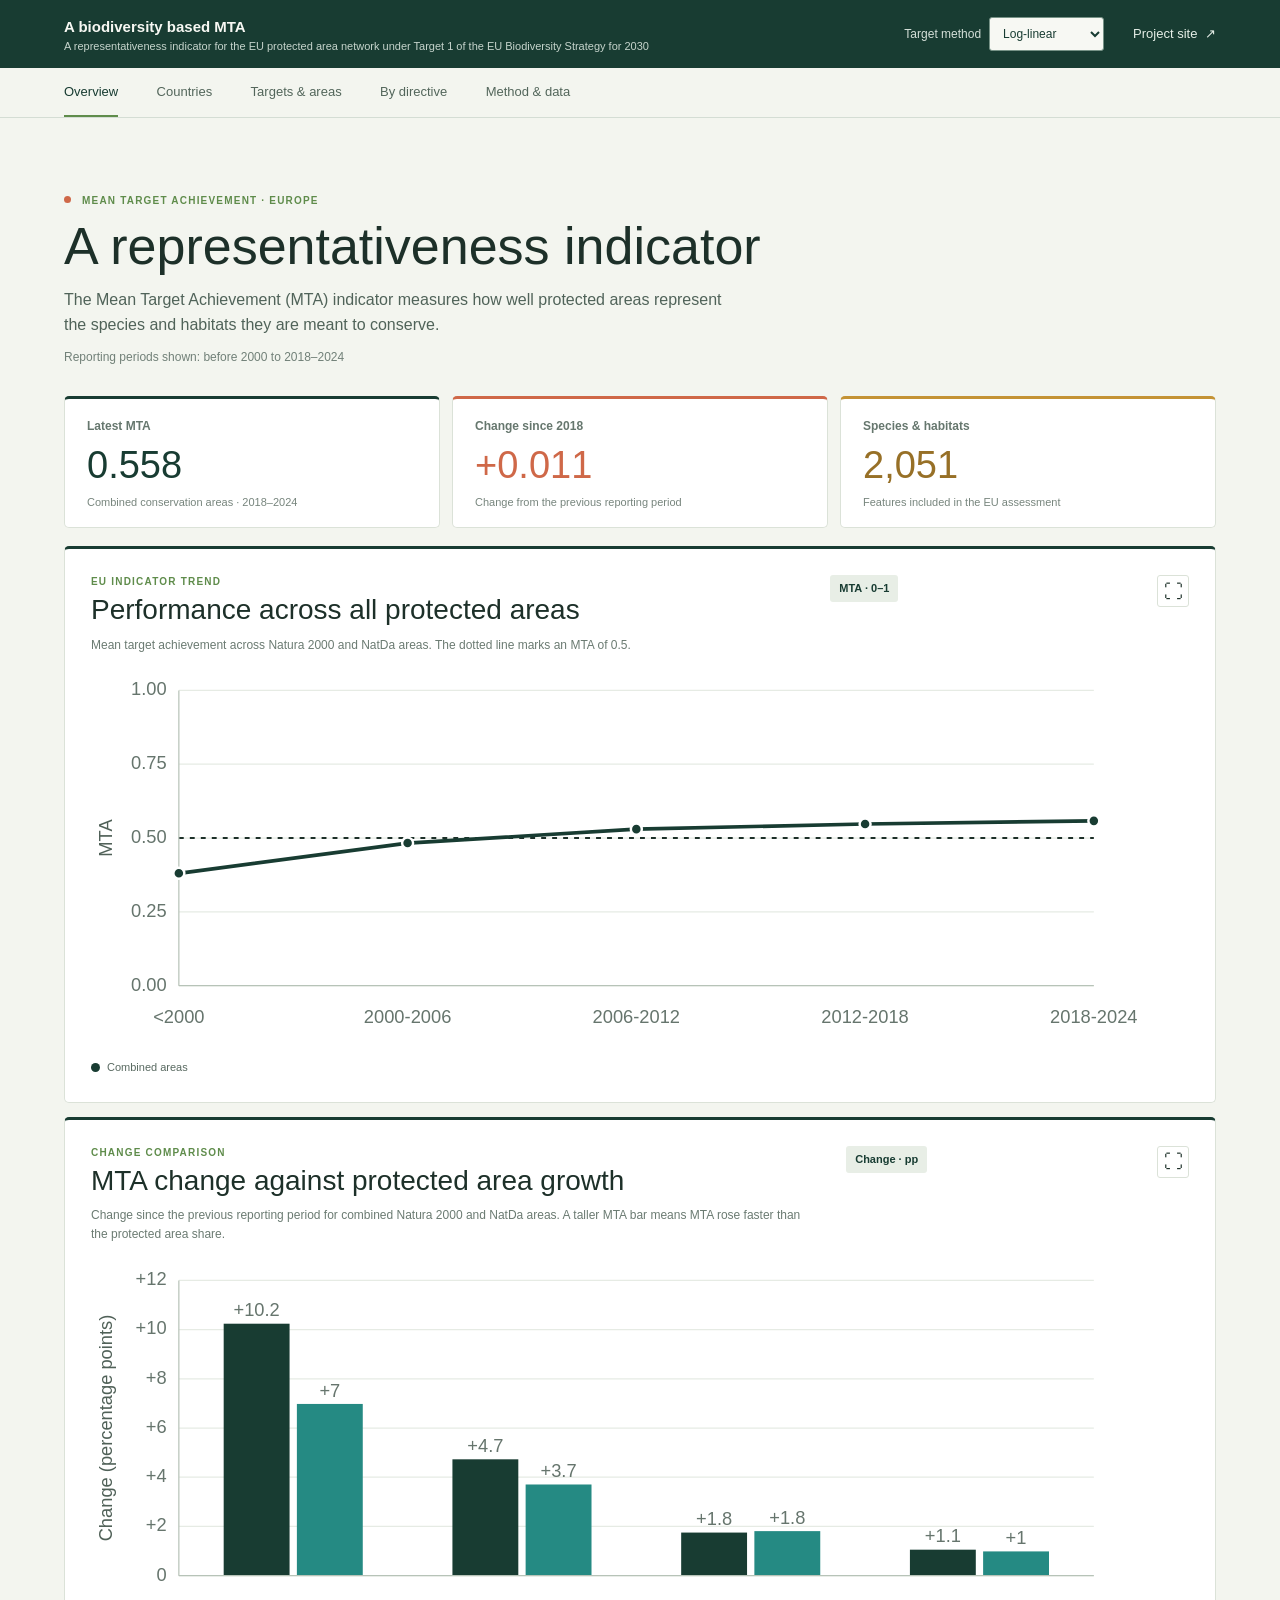
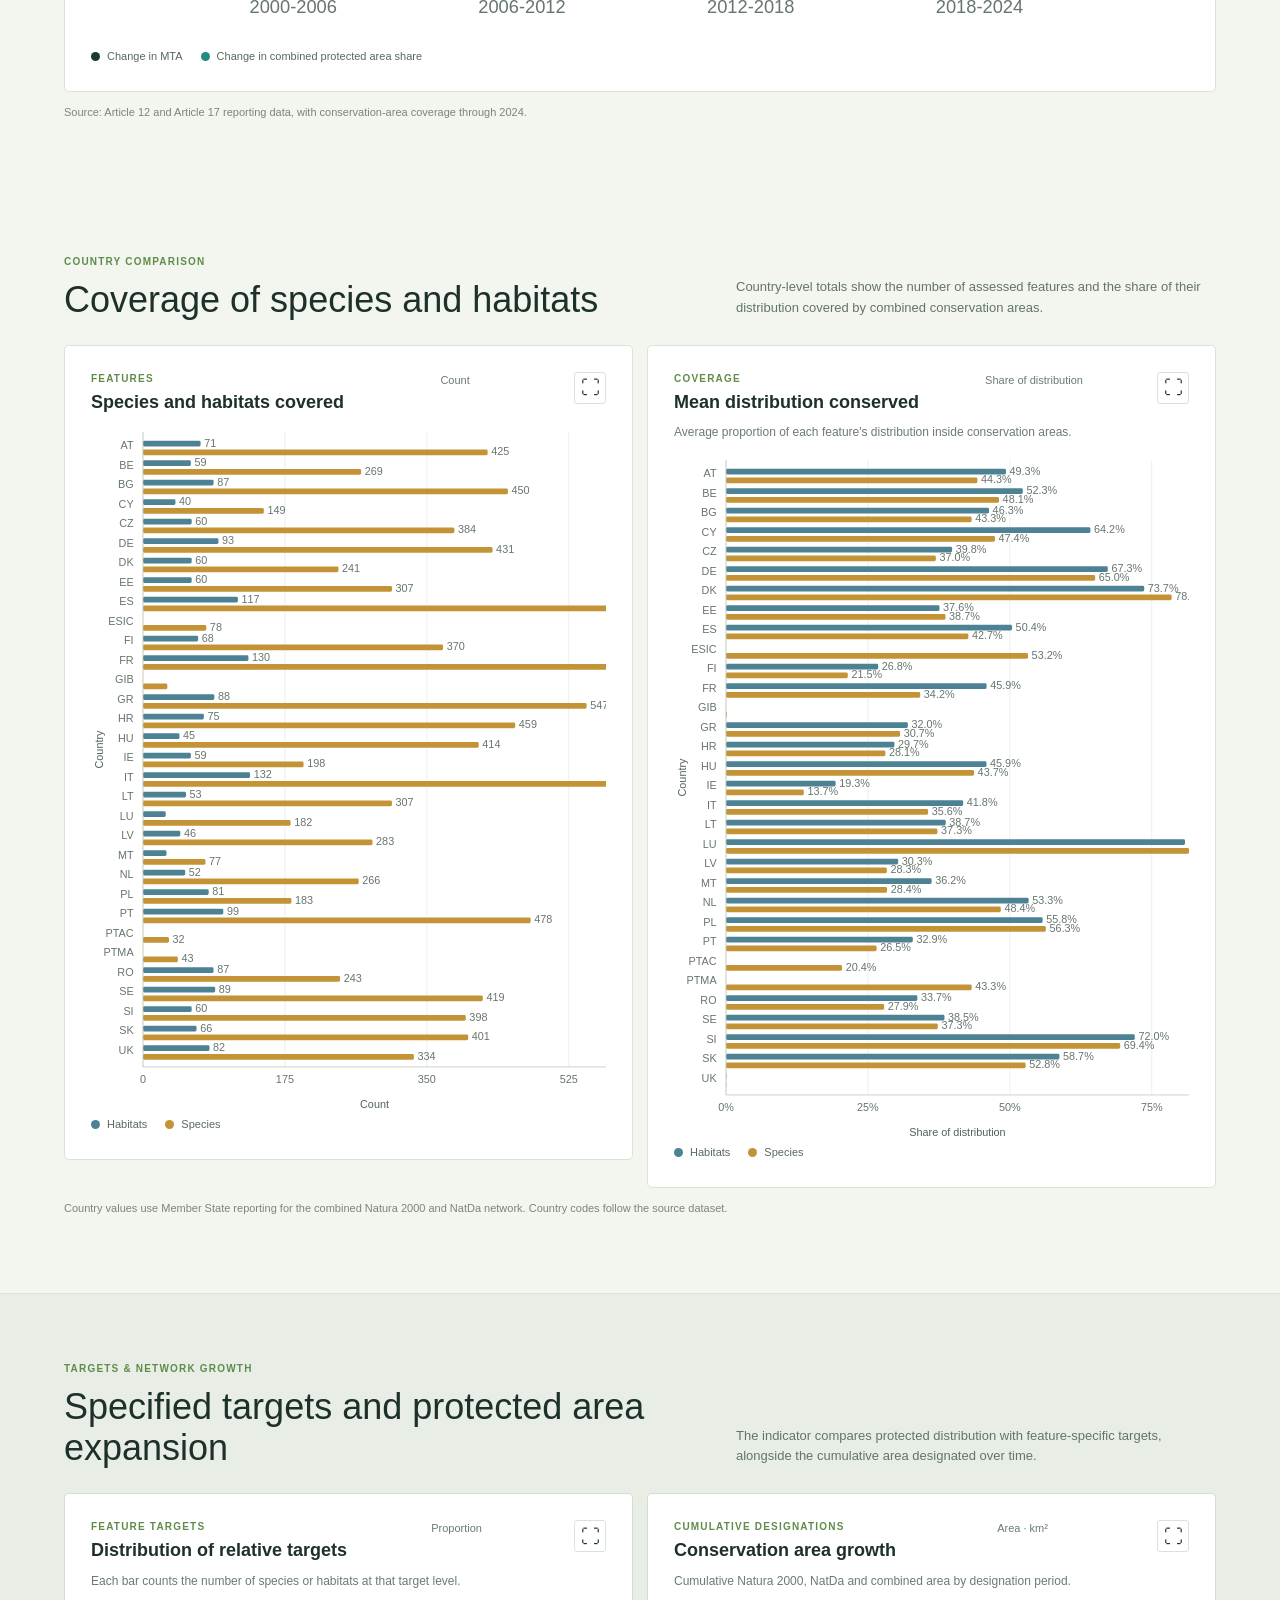
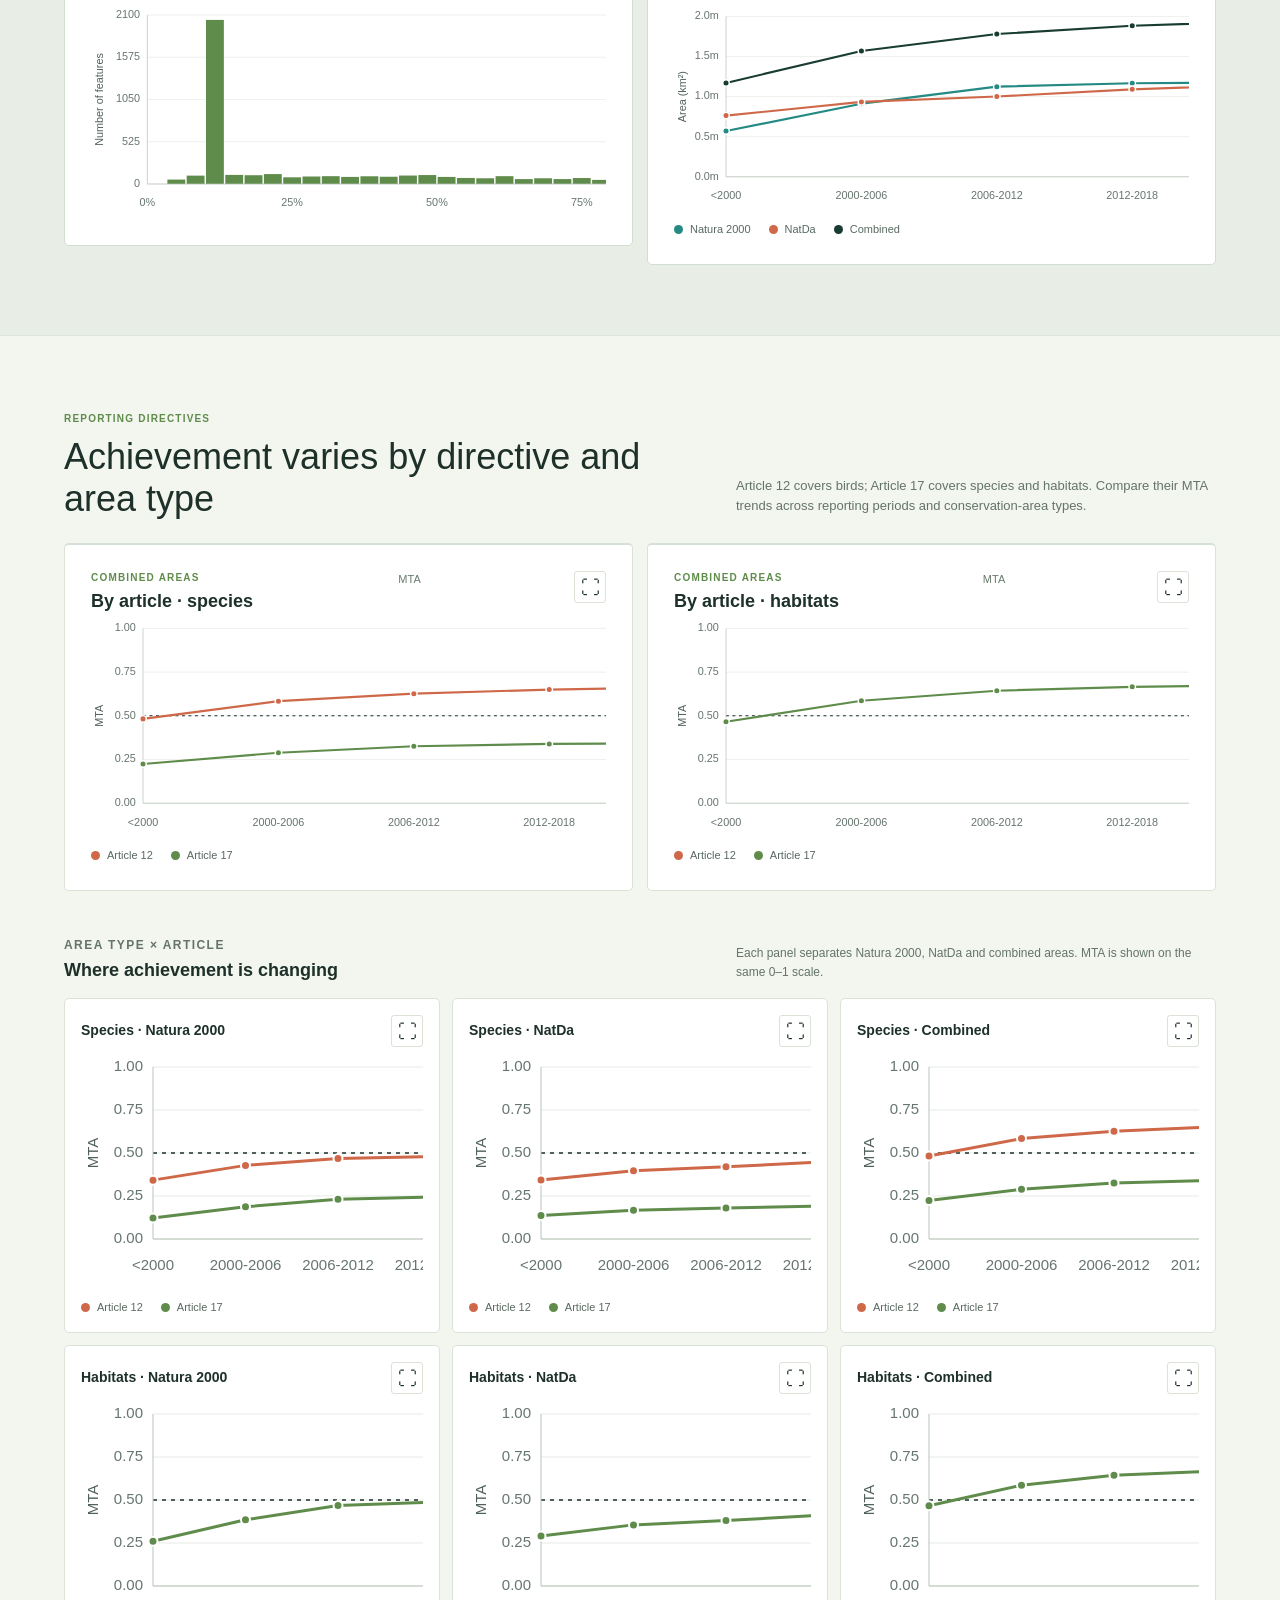
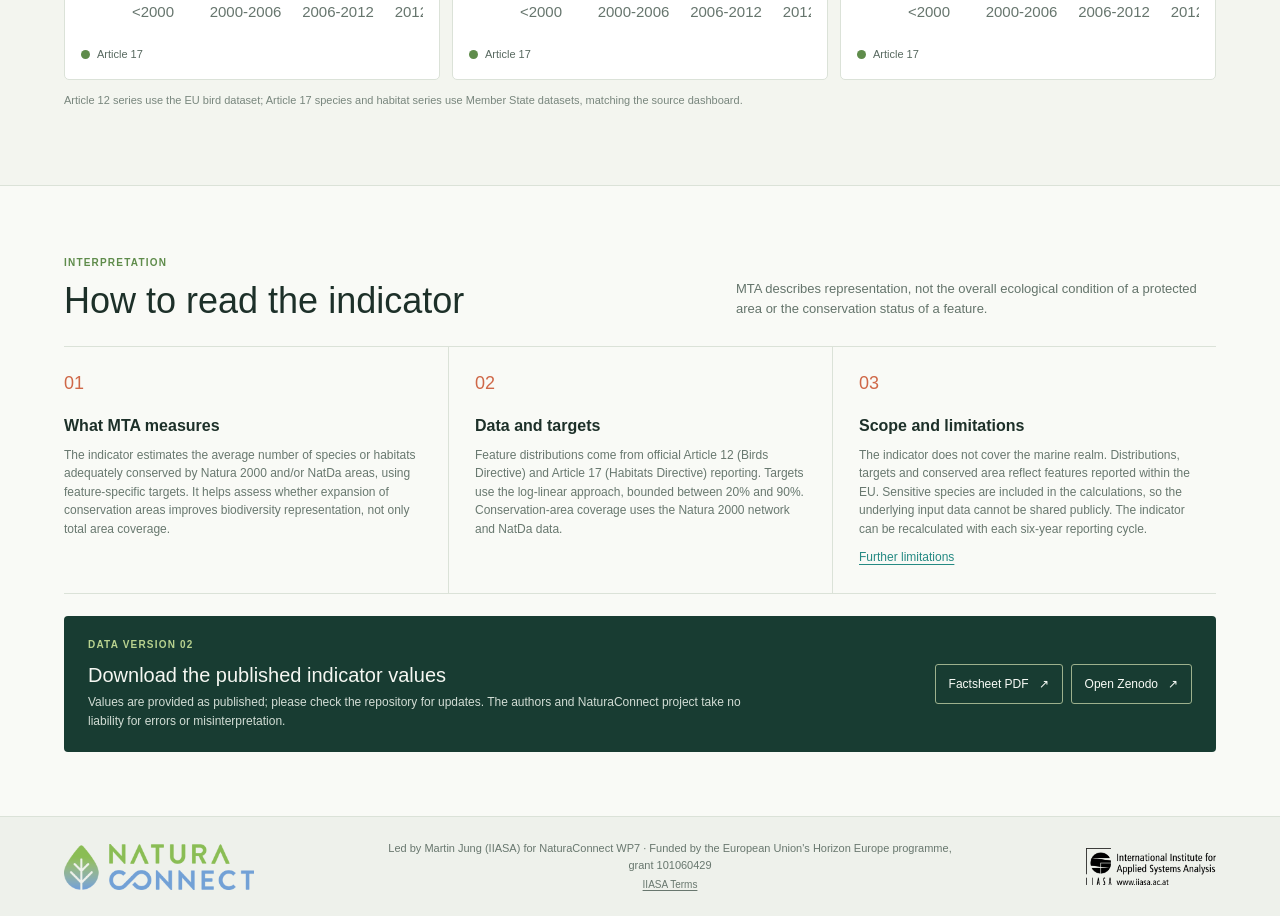
<file: index.html>
<!doctype html>
<html lang="en">
<head>
  <meta charset="utf-8">
  <meta name="viewport" content="width=device-width, initial-scale=1">
  <meta name="theme-color" content="#183c32">
  <meta name="description" content="A representativeness indicator for the EU protected area network under Target 1 of the EU Biodiversity Strategy for 2030.">
  <title>A representativeness indicator</title>
  <link rel="stylesheet" href="styles.css">
  <link rel="stylesheet" href="iiasa.css">
  <link rel="stylesheet" href="theme-non-iiasa.css">
  <script src="dashboard-data.js" defer></script>
  <script src="dashboard.js" defer></script>
</head>
<body>
  <header class="topbar">
    <a class="wordmark" href="#overview" aria-label="Mean target achievement dashboard home">
      <span><strong>A biodiversity based MTA</strong><small>A representativeness indicator for the EU protected area network under Target 1 of the EU Biodiversity Strategy for 2030</small></span>
    </a>
    <div class="topbar-actions">
      <div class="target-tools">
        <label class="target-control" for="target-select">
          <span>Target method</span>
          <select id="target-select" aria-describedby="target-status">
            <option value="loglinear">Log-linear</option>
          </select>
        </label>
        <span class="target-status" id="target-status" role="status" aria-live="polite"></span>
      </div>
      <a class="topbar-link" href="https://naturaconnect.eu/" target="_blank" rel="noreferrer">Project site <span aria-hidden="true">↗</span></a>
    </div>
  </header>

  <nav class="section-nav" aria-label="Dashboard sections">
    <a class="active" href="#overview">Overview</a>
    <a href="#countries">Countries</a>
    <a href="#targets">Targets & areas</a>
    <a href="#mandates">By directive</a>
    <a href="#method">Method & data</a>
  </nav>

  <main>
    <section class="overview section-wrap" id="overview">
      <div class="overview-copy">
        <p class="eyebrow"><span class="eyebrow-dot"></span> MEAN TARGET ACHIEVEMENT · EUROPE</p>
        <h1>A representativeness indicator</h1>
        <p class="intro">The Mean Target Achievement (MTA) indicator measures how well protected areas represent the species and habitats they are meant to conserve.</p>
        <p class="period-note">Reporting periods shown: before 2000 to 2018–2024</p>
      </div>

      <div class="metrics" aria-label="Latest indicator summary">
        <article class="metric metric-primary">
          <span class="metric-label">Latest MTA</span>
          <strong id="latest-mta">Loading</strong>
          <span class="metric-foot">Combined conservation areas · 2018–2024</span>
        </article>
        <article class="metric metric-change">
          <span class="metric-label">Change since 2018</span>
          <strong id="change-mta">Loading</strong>
          <span class="metric-foot">Change from the previous reporting period</span>
        </article>
        <article class="metric metric-count">
          <span class="metric-label">Species & habitats</span>
          <strong id="feature-count">Loading</strong>
          <span class="metric-foot">Features included in the EU assessment</span>
        </article>
      </div>

      <article class="chart-panel overview-chart">
        <div class="panel-heading">
          <div>
            <p class="eyebrow">EU INDICATOR TREND</p>
            <h2>Performance across all protected areas</h2>
          </div>
          <span class="panel-tag">MTA · 0–1</span>
        </div>
        <p class="panel-description">Mean target achievement across Natura 2000 and NatDa areas. The dotted line marks an MTA of 0.5.</p>
        <div class="chart-scroll" id="overall-chart" aria-live="polite"><div class="chart-loading">Loading indicator data…</div></div>
      </article>
      <article class="chart-panel overview-chart difference-chart">
        <div class="panel-heading">
          <div>
            <p class="eyebrow">CHANGE COMPARISON</p>
            <h2>MTA change against protected area growth</h2>
          </div>
          <span class="panel-tag">Change · pp</span>
        </div>
        <p class="panel-description">Change since the previous reporting period for combined Natura 2000 and NatDa areas. A taller MTA bar means MTA rose faster than the protected area share.</p>
        <div class="chart-scroll" id="difference-chart" aria-live="polite"><div class="chart-loading">Loading indicator data…</div></div>
      </article>
      <div id="data-error" class="data-error" role="alert" hidden></div>
      <p class="source-note">Source: Article 12 and Article 17 reporting data, with conservation-area coverage through 2024.</p>
    </section>

    <section class="content-section section-wrap" id="countries">
      <div class="section-heading">
        <div>
          <p class="eyebrow">COUNTRY COMPARISON</p>
          <h2>Coverage of species and habitats</h2>
        </div>
        <p>Country-level totals show the number of assessed features and the share of their distribution covered by combined conservation areas.</p>
      </div>
      <div class="split-panels">
        <article class="chart-panel country-panel">
          <div class="panel-heading">
            <div><p class="eyebrow">FEATURES</p><h3>Species and habitats covered</h3></div>
            <span class="panel-unit">Count</span>
          </div>
          <div class="chart-scroll country-chart" id="features-chart"><div class="chart-loading">Loading country data…</div></div>
        </article>
        <article class="chart-panel country-panel">
          <div class="panel-heading">
            <div><p class="eyebrow">COVERAGE</p><h3>Mean distribution conserved</h3></div>
            <span class="panel-unit">Share of distribution</span>
          </div>
          <p class="panel-description">Average proportion of each feature's distribution inside conservation areas.</p>
          <div class="chart-scroll country-chart" id="coverage-chart"><div class="chart-loading">Loading country data…</div></div>
        </article>
      </div>
      <p class="source-note">Country values use Member State reporting for the combined Natura 2000 and NatDa network. Country codes follow the source dataset.</p>
    </section>

    <section class="data-band" id="targets">
      <div class="section-wrap content-section">
        <div class="section-heading">
          <div>
            <p class="eyebrow">TARGETS & NETWORK GROWTH</p>
            <h2>Specified targets and protected area expansion</h2>
          </div>
          <p>The indicator compares protected distribution with feature-specific targets, alongside the cumulative area designated over time.</p>
        </div>
        <div class="split-panels">
          <article class="chart-panel">
            <div class="panel-heading">
              <div><p class="eyebrow">FEATURE TARGETS</p><h3>Distribution of relative targets</h3></div>
              <span class="panel-unit">Proportion</span>
            </div>
            <p class="panel-description">Each bar counts the number of species or habitats at that target level.</p>
            <div class="chart-scroll" id="targets-chart"><div class="chart-loading">Loading target data…</div></div>
          </article>
          <article class="chart-panel">
            <div class="panel-heading">
              <div><p class="eyebrow">CUMULATIVE DESIGNATIONS</p><h3>Conservation area growth</h3></div>
              <span class="panel-unit">Area · km²</span>
            </div>
            <p class="panel-description">Cumulative Natura 2000, NatDa and combined area by designation period.</p>
            <div class="chart-scroll" id="area-chart"><div class="chart-loading">Loading area data…</div></div>
          </article>
        </div>
      </div>
    </section>

    <section class="content-section section-wrap" id="mandates">
      <div class="section-heading">
        <div>
          <p class="eyebrow">REPORTING DIRECTIVES</p>
          <h2>Achievement varies by directive and area type</h2>
        </div>
        <p>Article 12 covers birds; Article 17 covers species and habitats. Compare their MTA trends across reporting periods and conservation-area types.</p>
      </div>

      <div class="article-panels">
        <article class="chart-panel">
          <div class="panel-heading">
            <div><p class="eyebrow">COMBINED AREAS</p><h3>By article · species</h3></div>
            <span class="panel-unit">MTA</span>
          </div>
          <div class="chart-scroll" id="article-species-chart"><div class="chart-loading">Loading article data…</div></div>
        </article>
        <article class="chart-panel">
          <div class="panel-heading">
            <div><p class="eyebrow">COMBINED AREAS</p><h3>By article · habitats</h3></div>
            <span class="panel-unit">MTA</span>
          </div>
          <div class="chart-scroll" id="article-habitats-chart"><div class="chart-loading">Loading article data…</div></div>
        </article>
      </div>

      <div class="subsection-heading">
        <div><p class="eyebrow">AREA TYPE × ARTICLE</p><h3>Where achievement is changing</h3></div>
        <p>Each panel separates Natura 2000, NatDa and combined areas. MTA is shown on the same 0–1 scale.</p>
      </div>
      <div class="facet-grid" id="facet-grid">
        <article class="chart-panel facet-panel"><div class="panel-heading"><h4>Species · Natura 2000</h4></div><div class="chart-scroll" id="facet-species-natura2000"></div></article>
        <article class="chart-panel facet-panel"><div class="panel-heading"><h4>Species · NatDa</h4></div><div class="chart-scroll" id="facet-species-cdda"></div></article>
        <article class="chart-panel facet-panel"><div class="panel-heading"><h4>Species · Combined</h4></div><div class="chart-scroll" id="facet-species-combined"></div></article>
        <article class="chart-panel facet-panel"><div class="panel-heading"><h4>Habitats · Natura 2000</h4></div><div class="chart-scroll" id="facet-habitats-natura2000"></div></article>
        <article class="chart-panel facet-panel"><div class="panel-heading"><h4>Habitats · NatDa</h4></div><div class="chart-scroll" id="facet-habitats-cdda"></div></article>
        <article class="chart-panel facet-panel"><div class="panel-heading"><h4>Habitats · Combined</h4></div><div class="chart-scroll" id="facet-habitats-combined"></div></article>
      </div>
      <p class="source-note">Article 12 series use the EU bird dataset; Article 17 species and habitat series use Member State datasets, matching the source dashboard.</p>
    </section>

    <section class="method-band" id="method">
      <div class="section-wrap content-section">
        <div class="section-heading">
          <div><p class="eyebrow">INTERPRETATION</p><h2>How to read the indicator</h2></div>
          <p>MTA describes representation, not the overall ecological condition of a protected area or the conservation status of a feature.</p>
        </div>
        <div class="method-grid">
          <article class="method-block">
            <span class="method-index">01</span>
            <h3>What MTA measures</h3>
            <p>The indicator estimates the average number of species or habitats adequately conserved by Natura 2000 and/or NatDa areas, using feature-specific targets. It helps assess whether expansion of conservation areas improves biodiversity representation, not only total area coverage.</p>
          </article>
          <article class="method-block">
            <span class="method-index">02</span>
            <h3>Data and targets</h3>
            <p>Feature distributions come from official Article 12 (Birds Directive) and Article 17 (Habitats Directive) reporting. Targets use the log-linear approach, bounded between 20% and 90%. Conservation-area coverage uses the Natura 2000 network and NatDa data.</p>
          </article>
          <article class="method-block">
            <span class="method-index">03</span>
            <h3>Scope and limitations</h3>
            <p>The indicator does not cover the marine realm. Distributions, targets and conserved area reflect features reported within the EU. Sensitive species are included in the calculations, so the underlying input data cannot be shared publicly. The indicator can be recalculated with each six-year reporting cycle.</p>
            <button class="limitations-link" id="limitations-open" type="button" aria-haspopup="dialog" aria-controls="limitations-dialog">Further limitations</button>
          </article>
        </div>
        <div class="data-callout">
          <div>
            <p class="eyebrow">DATA VERSION <span id="data-version">02</span></p>
            <h3>Download the published indicator values</h3>
            <p>Values are provided as published; please check the repository for updates. The authors and NaturaConnect project take no liability for errors or misinterpretation.</p>
          </div>
          <div class="callout-actions">
            <a class="download-link" href="export/Indicator_factsheet_representativeness_indicator_updated.pdf" target="_blank" rel="noreferrer">Factsheet PDF <span aria-hidden="true">↗</span></a>
            <a class="download-link" href="https://doi.org/10.5281/zenodo.14196503" target="_blank" rel="noreferrer">Open Zenodo <span aria-hidden="true">↗</span></a>
          </div>
        </div>
      </div>
    </section>
  </main>

  <footer class="site-footer">
    <img src="img/NClogo.png" alt="NaturaConnect">
    <p>Led by Martin Jung (IIASA) for NaturaConnect WP7 · Funded by the European Union's Horizon Europe programme, grant 101060429<br><a href="https://iiasa.ac.at/terms-of-use" target="_blank" rel="noreferrer">IIASA Terms</a></p>
    <img class="iiasa-logo" src="img/IIASA_logo_white.png" alt="International Institute for Applied Systems Analysis">
  </footer>

  <dialog class="chart-dialog" id="chart-dialog" aria-labelledby="chart-dialog-title">
    <div class="chart-dialog-header">
      <h2 class="chart-dialog-title" id="chart-dialog-title"></h2>
      <button class="chart-dialog-close" type="button" aria-label="Close enlarged graph">&times;</button>
    </div>
    <div class="chart-dialog-content" id="chart-dialog-content"></div>
  </dialog>

  <dialog class="limitations-dialog" id="limitations-dialog" aria-labelledby="limitations-dialog-title">
    <div class="chart-dialog-header">
      <h2 class="chart-dialog-title" id="limitations-dialog-title">Further limitations</h2>
      <button class="chart-dialog-close" type="button" aria-label="Close limitations">&times;</button>
    </div>
    <div class="limitations-dialog-content">
      <ul>
        <li>The protected-area total-area summary excludes Turkey, Norway, Switzerland, Iceland, Ukraine and Kosovo from its country mask.</li>
        <li>Protected-area footprints omit Natura 2000 sites with at least 5% marine area, NatDa areas classified as marine, and NatDa point records.</li>
        <li>Conservation areas are rasterized on a 10 km grid with fractional cell coverage, so spatial overlaps are grid-based estimates.</li>
        <li>Land-use adjustment is not applied in this version.</li>
        <li>Missing Natura 2000 designation dates use fallback dates and ultimately 1992; sites dated 2025 are grouped in 2018-2024.</li>
        <li>Sensitive species are included, but their confidential source layers are not public, limiting independent reproduction from public inputs.</li>
      </ul>
    </div>
  </dialog>
</body>
</html>
</file>
<file: styles.css>
:root {
  color-scheme: light;
  --ink: #1d3029;
  --muted: #65756c;
  --forest: #183c32;
  --leaf: #5f8c4b;
  --teal: #258a83;
  --coral: #cf6848;
  --gold: #c49335;
  --blue: #4c8294;
  --paper: #f3f5ef;
  --surface: #ffffff;
  --line: #dbe2d8;
  --soft-green: #e8eee6;
  --serif: Georgia, "Times New Roman", serif;
  --sans: "Aptos", "Segoe UI", sans-serif;
}

* { box-sizing: border-box; }
html { scroll-behavior: smooth; scroll-padding-top: 108px; }
body { margin: 0; background: var(--paper); color: var(--ink); font-family: var(--sans); font-size: 15px; line-height: 1.55; }
a { color: inherit; }
.topbar { min-height: 68px; padding: 10px clamp(20px, 5vw, 76px); display: flex; align-items: center; justify-content: space-between; gap: 20px; background: var(--forest); color: #f7f8f3; }
.wordmark { display: inline-flex; align-items: center; min-width: 0; color: inherit; text-decoration: none; }
.wordmark strong, .wordmark small { display: block; }
.wordmark strong { font-size: 15px; font-weight: 650; }
.wordmark small { max-width: 760px; margin-top: 1px; color: #c6d4cc; font-size: 11px; line-height: 1.3; }
.topbar-actions { display: flex; align-items: center; gap: 20px; }
.target-tools { display: flex; align-items: center; gap: 9px; }
.target-tools[hidden] { display: none; }
.target-control { display: flex; align-items: center; gap: 8px; color: #d5e0d9; font-size: 12px; white-space: nowrap; }
.target-control select { min-height: 34px; padding: 5px 30px 5px 9px; border: 1px solid #769286; border-radius: 3px; background: #f7f8f3; color: var(--forest); font: inherit; }
.target-control select:focus-visible { outline: 2px solid #c5e28f; outline-offset: 2px; }
.target-status { max-width: 180px; color: #f2cdbd; font-size: 11px; line-height: 1.3; }
.topbar-link { color: #e5eee7; font-size: 13px; text-decoration: none; white-space: nowrap; }
.topbar-link:hover { color: #c5e28f; }
.topbar-link span { padding-left: 4px; }
.section-nav { position: sticky; z-index: 20; top: 0; display: flex; gap: clamp(18px, 3vw, 42px); min-height: 50px; padding: 0 clamp(20px, 5vw, 76px); overflow-x: auto; border-bottom: 1px solid #d4ddd4; background: rgb(243 245 239 / 95%); backdrop-filter: blur(12px); scrollbar-width: none; }
.section-nav::-webkit-scrollbar { display: none; }
.section-nav a { position: relative; display: inline-flex; align-items: center; flex: 0 0 auto; color: #53665b; font-size: 13px; text-decoration: none; transition: color 160ms ease; }
.section-nav a::after { position: absolute; right: 0; bottom: -1px; left: 0; height: 3px; background: var(--leaf); content: ""; transform: scaleX(0); transform-origin: left; transition: transform 160ms ease; }
.section-nav a:hover, .section-nav a.active { color: var(--forest); }
.section-nav a.active::after { transform: scaleX(1); }
.section-wrap { width: min(1360px, calc(100% - 2 * clamp(20px, 5vw, 76px))); margin-inline: auto; }
.overview { padding-top: clamp(42px, 6vw, 76px); padding-bottom: 58px; }
.overview-copy { max-width: 800px; animation: appear 550ms ease both; }
.eyebrow { margin: 0 0 10px; color: var(--leaf); font-size: 10px; font-weight: 750; letter-spacing: 0.12em; line-height: 1.4; }
.eyebrow-dot { display: inline-block; width: 7px; height: 7px; margin-right: 7px; border-radius: 50%; background: var(--coral); vertical-align: 1px; }
h1, h2, h3, h4, p { margin-top: 0; }
h1, h2 { font-family: var(--serif); font-weight: 500; }
h1 { max-width: 780px; margin-bottom: 14px; font-size: 52px; line-height: 1.08; }
h2 { margin-bottom: 0; font-size: 36px; line-height: 1.16; }
h3 { margin-bottom: 0; font-size: 18px; font-weight: 650; line-height: 1.3; }
h4 { margin: 0; font-size: 14px; font-weight: 650; }
.intro { max-width: 670px; margin-bottom: 10px; color: #506359; font-size: 16px; }
.period-note { margin-bottom: 28px; color: #718078; font-size: 12px; }
.metrics { display: grid; grid-template-columns: repeat(3, minmax(0, 1fr)); gap: 12px; margin: 30px 0 18px; }
.metric { min-height: 132px; padding: 18px 22px 16px; display: flex; flex-direction: column; justify-content: space-between; border: 1px solid var(--line); border-radius: 5px; background: var(--surface); animation: appear 500ms ease both; }
.metric:nth-child(2) { animation-delay: 80ms; }
.metric:nth-child(3) { animation-delay: 150ms; }
.metric-primary { border-top: 3px solid var(--forest); }
.metric-change { border-top: 3px solid var(--coral); }
.metric-count { border-top: 3px solid var(--gold); }
.metric-label { color: #66776e; font-size: 12px; font-weight: 600; }
.metric strong { display: block; margin: 2px 0 0; color: var(--forest); font-family: var(--serif); font-size: 38px; font-weight: 500; line-height: 1.05; font-variant-numeric: tabular-nums; }
.metric-change strong { color: var(--coral); }
.metric-count strong { color: #977027; }
.metric-foot { color: #77857d; font-size: 11px; }
.chart-panel { min-width: 0; padding: clamp(17px, 2.2vw, 26px); border: 1px solid var(--line); border-radius: 5px; background: var(--surface); }
.chart-expand { width: 32px; height: 32px; margin-left: 8px; display: inline-grid; place-items: center; flex: 0 0 auto; border: 1px solid var(--line); border-radius: 3px; background: var(--surface); color: var(--ink); cursor: zoom-in; font: inherit; font-size: 19px; line-height: 1; }
.chart-expand:hover { background: var(--soft-green); }
.chart-expand:focus-visible, .chart-dialog-close:focus-visible { outline: 2px solid var(--blue); outline-offset: 2px; }
.chart-expand:disabled { cursor: not-allowed; opacity: 0.4; }
.chart-dialog { width: min(94vw, 1320px); max-width: none; max-height: 90vh; padding: 0; overflow: hidden; border: 1px solid var(--line); border-radius: 5px; background: var(--surface); color: var(--ink); }
.chart-dialog::backdrop { background: rgb(18 31 26 / 62%); backdrop-filter: blur(2px); }
.chart-dialog-header { min-height: 58px; padding: 12px 18px; display: flex; align-items: center; justify-content: space-between; gap: 20px; border-bottom: 1px solid var(--line); }
.chart-dialog-title { margin: 0; color: var(--ink); font-family: var(--sans); font-size: 18px; font-weight: 650; line-height: 1.3; }
.chart-dialog-close { width: 34px; height: 34px; display: grid; place-items: center; flex: 0 0 auto; border: 1px solid var(--line); border-radius: 3px; background: var(--surface); color: var(--ink); cursor: pointer; font: inherit; font-size: 24px; line-height: 1; }
.chart-dialog-content { max-height: calc(90vh - 59px); padding: 16px clamp(16px, 3vw, 36px) 28px; overflow: auto; }
.chart-dialog .chart-svg { width: 100%; min-width: 900px; }
.chart-dialog .chart-legend { padding-bottom: 4px; }
.limitations-link { margin-top: 9px; padding: 0; border: 0; background: none; color: var(--teal); cursor: pointer; font: inherit; font-size: 12px; text-decoration: underline; text-underline-offset: 3px; }
.limitations-link:hover { color: var(--forest); }
.limitations-link:focus-visible { outline: 2px solid var(--blue); outline-offset: 3px; }
.limitations-dialog { width: min(520px, calc(100vw - 32px)); max-width: none; max-height: min(75vh, 560px); padding: 0; overflow: hidden; border: 1px solid var(--line); border-radius: 5px; background: var(--surface); color: var(--ink); }
.limitations-dialog::backdrop { background: rgb(18 31 26 / 62%); backdrop-filter: blur(2px); }
.limitations-dialog-content { max-height: min(calc(75vh - 59px), 500px); padding: 15px 20px 20px; overflow: auto; color: #586960; font-size: 13px; }
.limitations-dialog-content ul { margin: 0; padding-left: 19px; }
.limitations-dialog-content li + li { margin-top: 9px; }
.overview-chart { border-top: 3px solid var(--forest); }
.difference-chart { margin-top: 14px; }
.panel-heading { display: flex; align-items: flex-start; justify-content: space-between; gap: 16px; }
.panel-heading .eyebrow { margin-bottom: 5px; }
.panel-heading h2 { font-size: 28px; }
.panel-tag, .panel-unit { flex: 0 0 auto; color: #6a7c70; font-size: 11px; }
.panel-tag { padding: 5px 9px; border-radius: 3px; background: var(--soft-green); color: var(--forest); font-weight: 650; }
.panel-description { max-width: 720px; margin: 9px 0 12px; color: #6b7b72; font-size: 12px; }
.chart-scroll { min-width: 0; overflow-x: auto; scrollbar-color: #bdc9bc transparent; scrollbar-width: thin; }
.chart-loading { min-height: 220px; display: grid; place-items: center; color: #718078; font-size: 13px; }
.chart-empty { padding: 20px; text-align: center; }
.chart-svg { display: block; width: 100%; height: auto; overflow: visible; }
.chart-svg text { fill: #66756d; font-family: var(--sans); font-size: 15px; }
.chart-svg .axis-title { fill: #506158; font-size: 15px; }
.chart-svg .grid-line { stroke: #e6ebe4; stroke-width: 1; }
.chart-svg .axis-line { stroke: #b7c3b8; stroke-width: 1; }
.chart-svg .target-line { stroke: var(--ink); stroke-dasharray: 4 5; stroke-width: 1.5; }
.chart-svg .series-line { fill: none; stroke-linecap: round; stroke-linejoin: round; stroke-width: 3; }
.chart-svg .series-point { stroke: #fff; stroke-width: 2; }
.chart-legend { display: flex; flex-wrap: wrap; gap: 9px 18px; margin-top: 2px; color: #586960; font-size: 11px; }
.legend-item { display: inline-flex; align-items: center; gap: 7px; }
.legend-swatch { width: 9px; height: 9px; flex: 0 0 auto; border-radius: 50%; }
.source-note { margin: 12px 0 0; color: #78867d; font-size: 11px; }
.data-error { margin-top: 16px; padding: 13px 15px; border-left: 3px solid var(--coral); background: #fff2ec; color: #81492f; font-size: 13px; }
.content-section { padding-top: 76px; padding-bottom: 76px; }
.section-heading { display: flex; align-items: end; justify-content: space-between; gap: 28px; margin-bottom: 24px; }
.section-heading > p { max-width: 480px; margin-bottom: 3px; color: #64746b; font-size: 13px; }
.split-panels { display: grid; grid-template-columns: repeat(2, minmax(0, 1fr)); gap: 14px; align-items: start; }
.country-panel .panel-description { margin-bottom: 4px; }
.country-chart { margin-top: 8px; }
.country-chart .chart-svg { min-width: 650px; }
#overall-chart .chart-svg, #difference-chart .chart-svg, #targets-chart .chart-svg, #area-chart .chart-svg,
#article-species-chart .chart-svg, #article-habitats-chart .chart-svg { min-width: 650px; }
.data-band { background: #e8eee6; border-top: 1px solid #dbe4d9; border-bottom: 1px solid #dbe4d9; }
.data-band .chart-panel { border-color: #d3ded2; }
.data-band .content-section { padding-top: 68px; padding-bottom: 70px; }
.article-panels { display: grid; grid-template-columns: repeat(2, minmax(0, 1fr)); gap: 14px; }
.article-panels .chart-panel { border-top: 2px solid #d6e0d7; }
.subsection-heading { display: flex; align-items: end; justify-content: space-between; gap: 20px; margin: 46px 0 16px; }
.subsection-heading .eyebrow { margin-bottom: 5px; }
.subsection-heading p { max-width: 480px; margin-bottom: 1px; color: #64746b; font-size: 12px; }
.facet-grid { display: grid; grid-template-columns: repeat(3, minmax(0, 1fr)); gap: 12px; }
.facet-panel { padding: 16px; }
.facet-panel .panel-heading { min-height: 24px; align-items: center; }
.facet-panel .chart-svg { min-width: 520px; }
.method-band { background: #f9faf6; border-top: 1px solid var(--line); }
.method-band .content-section { padding-top: 70px; padding-bottom: 64px; }
.method-grid { display: grid; grid-template-columns: repeat(3, minmax(0, 1fr)); gap: 0; border-top: 1px solid var(--line); border-bottom: 1px solid var(--line); }
.method-block { position: relative; padding: 23px 26px 26px 0; }
.method-block + .method-block { padding-left: 26px; border-left: 1px solid var(--line); }
.method-index { display: block; margin-bottom: 18px; color: var(--coral); font-family: var(--serif); font-size: 18px; }
.method-block h3 { margin-bottom: 9px; font-size: 16px; }
.method-block p { max-width: 390px; margin-bottom: 0; color: #68786f; font-size: 12px; }
.data-callout { display: flex; align-items: center; justify-content: space-between; gap: 24px; margin-top: 22px; padding: 22px 24px; border-radius: 4px; background: var(--forest); color: #f5f7f2; }
.data-callout .eyebrow { color: #b8d28f; }
.data-callout h3 { margin-bottom: 5px; font-family: var(--serif); font-size: 20px; font-weight: 500; }
.data-callout p:not(.eyebrow) { max-width: 690px; margin-bottom: 0; color: #d2ddd5; font-size: 12px; }
.callout-actions { display: flex; flex: 0 0 auto; flex-wrap: wrap; gap: 8px; }
.download-link { min-height: 40px; padding: 9px 13px; display: inline-flex; align-items: center; gap: 10px; flex: 0 0 auto; border: 1px solid #9db18d; border-radius: 3px; color: #f9fcf7; font-size: 12px; text-decoration: none; }
.download-link:hover { background: #2a5346; }
.site-footer { min-height: 100px; padding: 18px clamp(20px, 5vw, 76px); display: grid; grid-template-columns: minmax(125px, 190px) minmax(0, 1fr) minmax(96px, 130px); align-items: center; gap: 24px; border-top: 1px solid var(--line); background: #eef1eb; }
.site-footer img { display: block; width: 100%; max-height: 50px; object-fit: contain; object-position: left center; }
.site-footer .iiasa-logo { justify-self: end; filter: brightness(0); object-position: right center; }
.site-footer p { max-width: 580px; justify-self: center; margin: 0; color: #68776e; font-size: 11px; text-align: center; }
@keyframes appear { from { opacity: 0; transform: translateY(9px); } to { opacity: 1; transform: translateY(0); } }
@media (max-width: 900px) {
  .section-heading { align-items: start; flex-direction: column; gap: 9px; }
  .section-heading > p { max-width: 700px; }
  .facet-grid { grid-template-columns: repeat(2, minmax(0, 1fr)); }
  .country-panel .panel-heading { flex-direction: column; gap: 5px; }
}
@media (max-width: 640px) {
  body { font-size: 14px; }
  .topbar { min-height: 60px; padding-inline: 16px; display: grid; grid-template-columns: minmax(0, 1fr); gap: 8px; }
  .wordmark { width: 100%; }
  .wordmark > span { min-width: 0; width: 100%; }
  .wordmark small { max-width: 100%; }
  .topbar-actions { width: 100%; justify-content: space-between; gap: 12px; }
  .target-tools { align-items: flex-start; flex-direction: column; gap: 2px; }
  .target-status { max-width: 220px; }
  .section-nav { min-height: 46px; gap: 22px; padding-inline: 16px; }
  .section-wrap { width: calc(100% - 32px); }
  .overview { padding-top: 38px; padding-bottom: 44px; }
  h1 { font-size: 36px; }
  h2 { font-size: 29px; }
  .panel-heading h2 { font-size: 23px; }
  .intro { font-size: 14px; }
  .metrics { grid-template-columns: 1fr; gap: 8px; margin-top: 22px; }
  .metric { min-height: 104px; padding: 14px 17px; }
  .metric strong { font-size: 32px; }
  .panel-heading { gap: 8px; }
  .panel-heading h3 { font-size: 16px; }
  .panel-tag, .panel-unit { font-size: 10px; }
  .chart-panel { padding: 16px; }
  .split-panels, .article-panels { grid-template-columns: 1fr; }
  .content-section, .data-band .content-section, .method-band .content-section { padding-top: 52px; padding-bottom: 52px; }
  .facet-grid { grid-template-columns: 1fr; }
  .subsection-heading { align-items: start; flex-direction: column; gap: 8px; }
  .method-grid { grid-template-columns: 1fr; }
  .method-block, .method-block + .method-block { padding: 19px 0; border-left: 0; }
  .method-block + .method-block { border-top: 1px solid var(--line); }
  .method-index { margin-bottom: 8px; }
  .data-callout { align-items: start; flex-direction: column; padding: 19px; }
  .site-footer { grid-template-columns: 1fr auto; gap: 12px; padding-inline: 16px; }
  .site-footer img { max-width: 150px; max-height: 40px; }
  .site-footer p { grid-column: 1 / -1; grid-row: 2; justify-self: start; text-align: left; }
  .site-footer .iiasa-logo { grid-column: 2; grid-row: 1; max-width: 100px; }
}
@media (prefers-reduced-motion: reduce) {
  *, *::before, *::after { scroll-behavior: auto !important; animation-duration: 0.01ms !important; transition-duration: 0.01ms !important; }
}
</file>
<file: iiasa.css>
:root {
  --iiasa-primary: #00589d;
  --iiasa-primary-light: #e6f0f7;
  --iiasa-white: #ffffff;
  --iiasa-font-family: Tahoma, Arial, sans-serif;
  --sans: var(--iiasa-font-family);
  --serif: var(--iiasa-font-family);
  --ink: var(--iiasa-primary);
  --muted: #65756c;
  --forest: var(--iiasa-primary);
  --leaf: #5f8c4b;
  --teal: #258a83;
  --coral: #cf6848;
  --gold: #c49335;
  --blue: #4c8294;
  --paper: var(--iiasa-white);
  --surface: var(--iiasa-white);
  --line: #d7e5ef;
  --soft-green: var(--iiasa-primary-light);
  --chart-combined: var(--iiasa-primary);
  --chart-natura2000: #258a83;
  --chart-cdda: #cf6848;
  --chart-art12: #cf6848;
  --chart-art17: #5f8c4b;
  --chart-habitats: #4c8294;
  --chart-species: #c49335;
}

html,
body {
  font-family: var(--iiasa-font-family);
}

button,
input,
select,
textarea {
  font: inherit;
}

h1,
h2,
.panel-heading h2 {
  color: var(--iiasa-primary);
  font-family: var(--iiasa-font-family);
  font-style: normal;
  font-weight: 400;
}

.section-nav {
  background: rgb(255 255 255 / 95%);
}

.section-nav a:hover,
.section-nav a.active {
  color: var(--iiasa-primary);
}

.data-band,
.method-band {
  background: var(--iiasa-white);
  border-color: var(--line);
}

.chart-svg .series-point {
  stroke: var(--iiasa-primary);
}

.site-footer {
  background: var(--iiasa-primary-light);
}

.site-footer p a {
  display: inline-block;
  margin-top: 3px;
  color: inherit;
  font-size: 10px;
  text-decoration: underline;
  text-underline-offset: 2px;
}
</file>
<file: theme-non-iiasa.css>
/* Load after iiasa.css to restore the previous dashboard colors. */
:root {
  --ink: #1d3029;
  --muted: #65756c;
  --forest: #183c32;
  --leaf: #5f8c4b;
  --teal: #258a83;
  --coral: #cf6848;
  --gold: #c49335;
  --blue: #4c8294;
  --paper: #f3f5ef;
  --surface: #ffffff;
  --line: #dbe2d8;
  --soft-green: #e8eee6;
  --iiasa-primary: #183c32;
  --iiasa-primary-light: #eef1eb;
  --iiasa-white: #ffffff;
  --chart-combined: #183c32;
  --chart-natura2000: #258a83;
  --chart-cdda: #cf6848;
  --chart-art12: #cf6848;
  --chart-art17: #5f8c4b;
  --chart-habitats: #4c8294;
  --chart-species: #c49335;
}

h1,
h2,
.panel-heading h2 {
  color: var(--ink);
}

.section-nav {
  background: rgb(243 245 239 / 95%);
}

.section-nav a:hover,
.section-nav a.active {
  color: var(--forest);
}

.data-band {
  background: #e8eee6;
  border-color: #dbe4d9;
}

.method-band {
  background: #f9faf6;
  border-color: var(--line);
}

.chart-svg .series-point {
  stroke: #ffffff;
}

.site-footer {
  background: #eef1eb;
}
</file>
